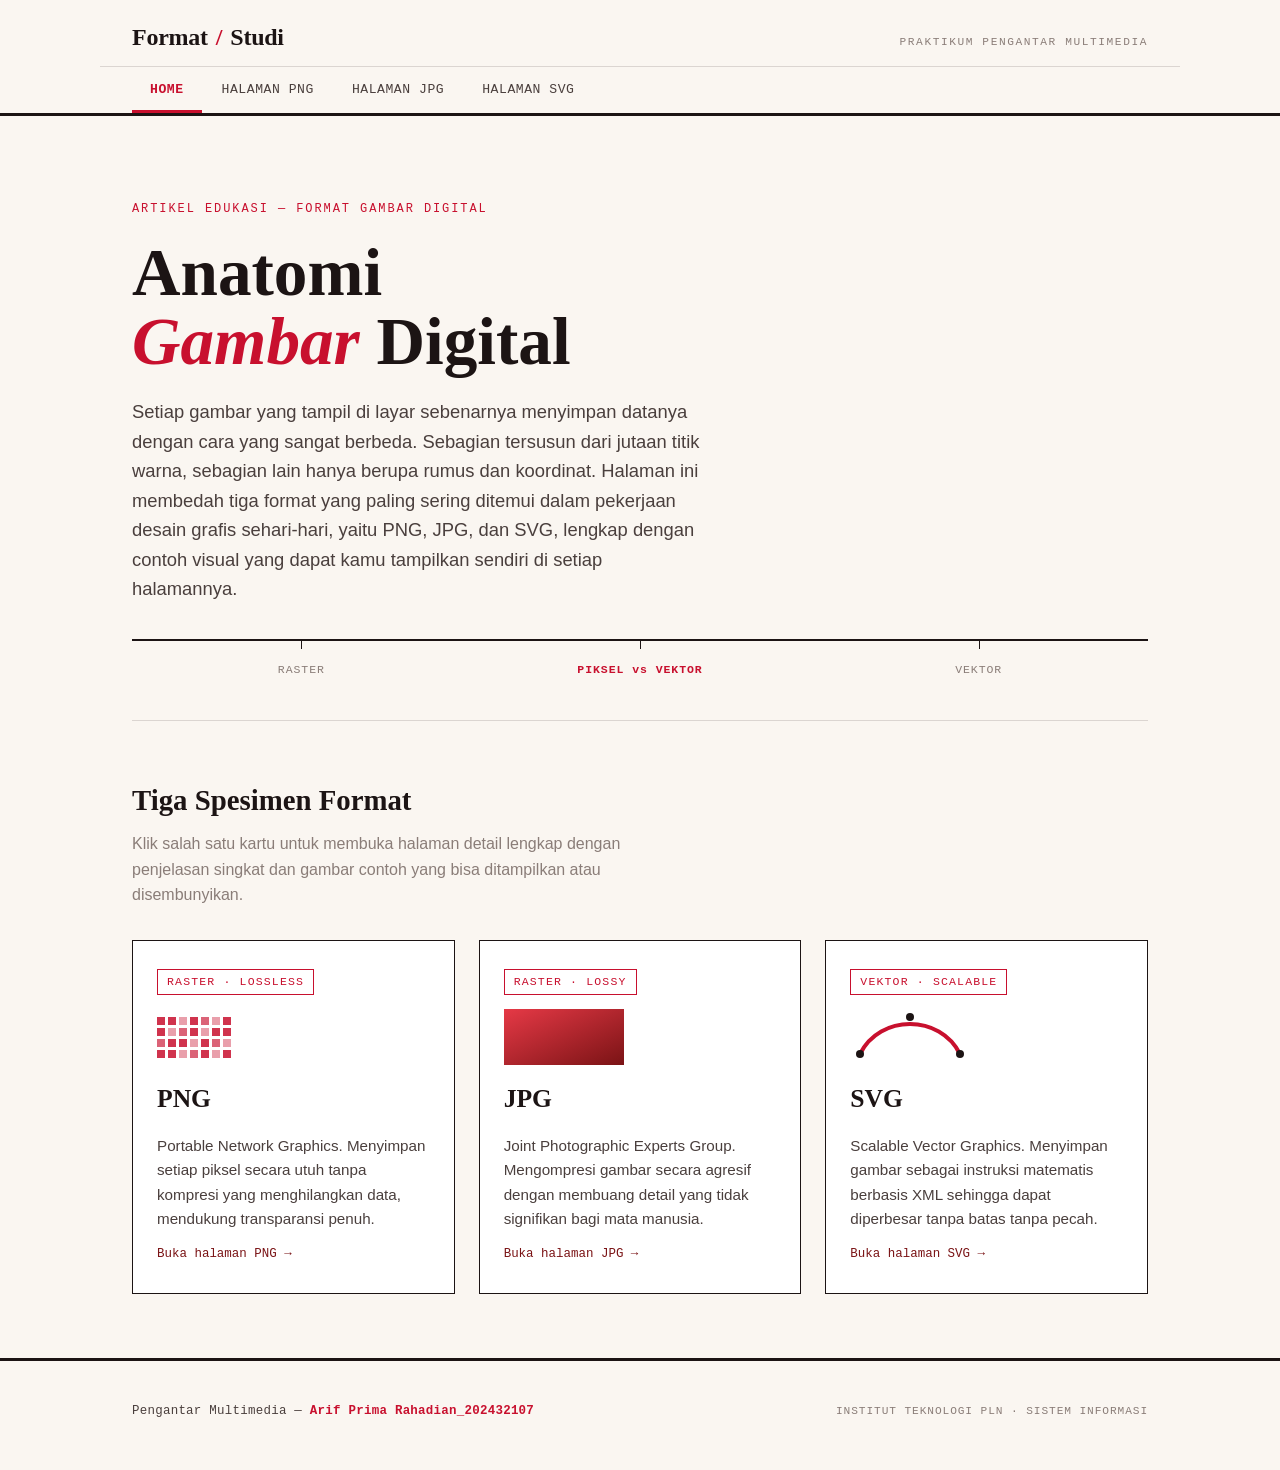
<file: index.html>
<!DOCTYPE html>
<html lang="id">
<head>
<meta charset="UTF-8">
<meta name="viewport" content="width=device-width, initial-scale=1.0">
<title>Anatomi Gambar Digital — PNG, JPG & SVG</title>
<meta name="description" content="Artikel edukasi interaktif mengenai perbedaan format gambar PNG, JPG, dan SVG untuk kebutuhan desain grafis pada platform EduTech.">
<link rel="stylesheet" href="css/style.css">
</head>
<body>

<a class="skip-link" href="#konten-utama">Lewati ke konten utama</a>

<header class="masthead">
  <div class="masthead-top">
    <a href="index.html" class="brand" aria-label="Format Studi, kembali ke beranda">Format<span class="brand-dot">/</span>Studi</a>
    <span class="masthead-eyebrow">Praktikum Pengantar Multimedia</span>
  </div>
  <nav class="navbar" aria-label="Navigasi utama">
    <a href="index.html" aria-current="page">Home</a>
    <a href="png.html">Halaman PNG</a>
    <a href="jpg.html">Halaman JPG</a>
    <a href="svg.html">Halaman SVG</a>
  </nav>
</header>

<main class="wrap" id="konten-utama">

  <section class="hero" aria-labelledby="hero-title">
    <p class="hero-eyebrow">Artikel Edukasi &mdash; Format Gambar Digital</p>
    <h1 id="hero-title">Anatomi <em>Gambar</em> Digital</h1>
    <p class="lede">
      Setiap gambar yang tampil di layar sebenarnya menyimpan datanya dengan cara yang sangat berbeda.
      Sebagian tersusun dari jutaan titik warna, sebagian lain hanya berupa rumus dan koordinat.
      Halaman ini membedah tiga format yang paling sering ditemui dalam pekerjaan desain grafis
      sehari-hari, yaitu PNG, JPG, dan SVG, lengkap dengan contoh visual yang dapat kamu tampilkan
      sendiri di setiap halamannya.
    </p>
    <div class="ruler" role="presentation">
      <div class="ruler-tick">RASTER</div>
      <div class="ruler-tick mid">PIKSEL vs VEKTOR</div>
      <div class="ruler-tick">VEKTOR</div>
    </div>
  </section>

  <section aria-labelledby="specimen-title">
    <h2 class="section-title" id="specimen-title">Tiga Spesimen Format</h2>
    <p class="section-sub">Klik salah satu kartu untuk membuka halaman detail lengkap dengan penjelasan singkat dan gambar contoh yang bisa ditampilkan atau disembunyikan.</p>

    <div class="card-grid">

      <article class="format-card">
        <a href="png.html" class="format-card-link">
          <span class="format-tag">RASTER &middot; LOSSLESS</span>
          <div class="motif" aria-hidden="true">
            <div class="motif-grid">
              <div class="px"></div><div class="px"></div><div class="px"></div><div class="px"></div><div class="px"></div><div class="px"></div><div class="px"></div>
              <div class="px"></div><div class="px"></div><div class="px"></div><div class="px"></div><div class="px"></div><div class="px"></div><div class="px"></div>
              <div class="px"></div><div class="px"></div><div class="px"></div><div class="px"></div><div class="px"></div><div class="px"></div><div class="px"></div>
              <div class="px"></div><div class="px"></div><div class="px"></div><div class="px"></div><div class="px"></div><div class="px"></div><div class="px"></div>
            </div>
          </div>
          <h3>PNG</h3>
          <p>Portable Network Graphics. Menyimpan setiap piksel secara utuh tanpa kompresi yang menghilangkan data, mendukung transparansi penuh.</p>
          <span class="go">Buka halaman PNG &rarr;</span>
        </a>
      </article>

      <article class="format-card">
        <a href="jpg.html" class="format-card-link">
          <span class="format-tag">RASTER &middot; LOSSY</span>
          <div class="motif" aria-hidden="true">
            <svg width="120" height="56" viewBox="0 0 120 56">
              <defs><linearGradient id="jgrad" x1="0" y1="0" x2="1" y2="1">
                <stop offset="0%" stop-color="#E63946"/><stop offset="100%" stop-color="#7A1315"/>
              </linearGradient></defs>
              <rect width="120" height="56" fill="url(#jgrad)"/>
            </svg>
          </div>
          <h3>JPG</h3>
          <p>Joint Photographic Experts Group. Mengompresi gambar secara agresif dengan membuang detail yang tidak signifikan bagi mata manusia.</p>
          <span class="go">Buka halaman JPG &rarr;</span>
        </a>
      </article>

      <article class="format-card">
        <a href="svg.html" class="format-card-link">
          <span class="format-tag">VEKTOR &middot; SCALABLE</span>
          <div class="motif motif-vector" aria-hidden="true">
            <svg width="120" height="56" viewBox="0 0 120 56">
              <path d="M10 45 C 30 5, 90 5, 110 45" fill="none" stroke="#C8102E" stroke-width="4"/>
              <circle cx="10" cy="45" r="4" fill="#1C1414"/>
              <circle cx="60" cy="8" r="4" fill="#1C1414"/>
              <circle cx="110" cy="45" r="4" fill="#1C1414"/>
            </svg>
          </div>
          <h3>SVG</h3>
          <p>Scalable Vector Graphics. Menyimpan gambar sebagai instruksi matematis berbasis XML sehingga dapat diperbesar tanpa batas tanpa pecah.</p>
          <span class="go">Buka halaman SVG &rarr;</span>
        </a>
      </article>

    </div>
  </section>

</main>

<footer>
  <div class="wrap footer-inner">
    <p class="watermark">Pengantar Multimedia &mdash; <strong>Arif Prima Rahadian_202432107</strong></p>
    <p class="footer-note">Institut Teknologi PLN &middot; Sistem Informasi</p>
  </div>
</footer>

<script src="js/script.js"></script>
</body>
</html>
</file>
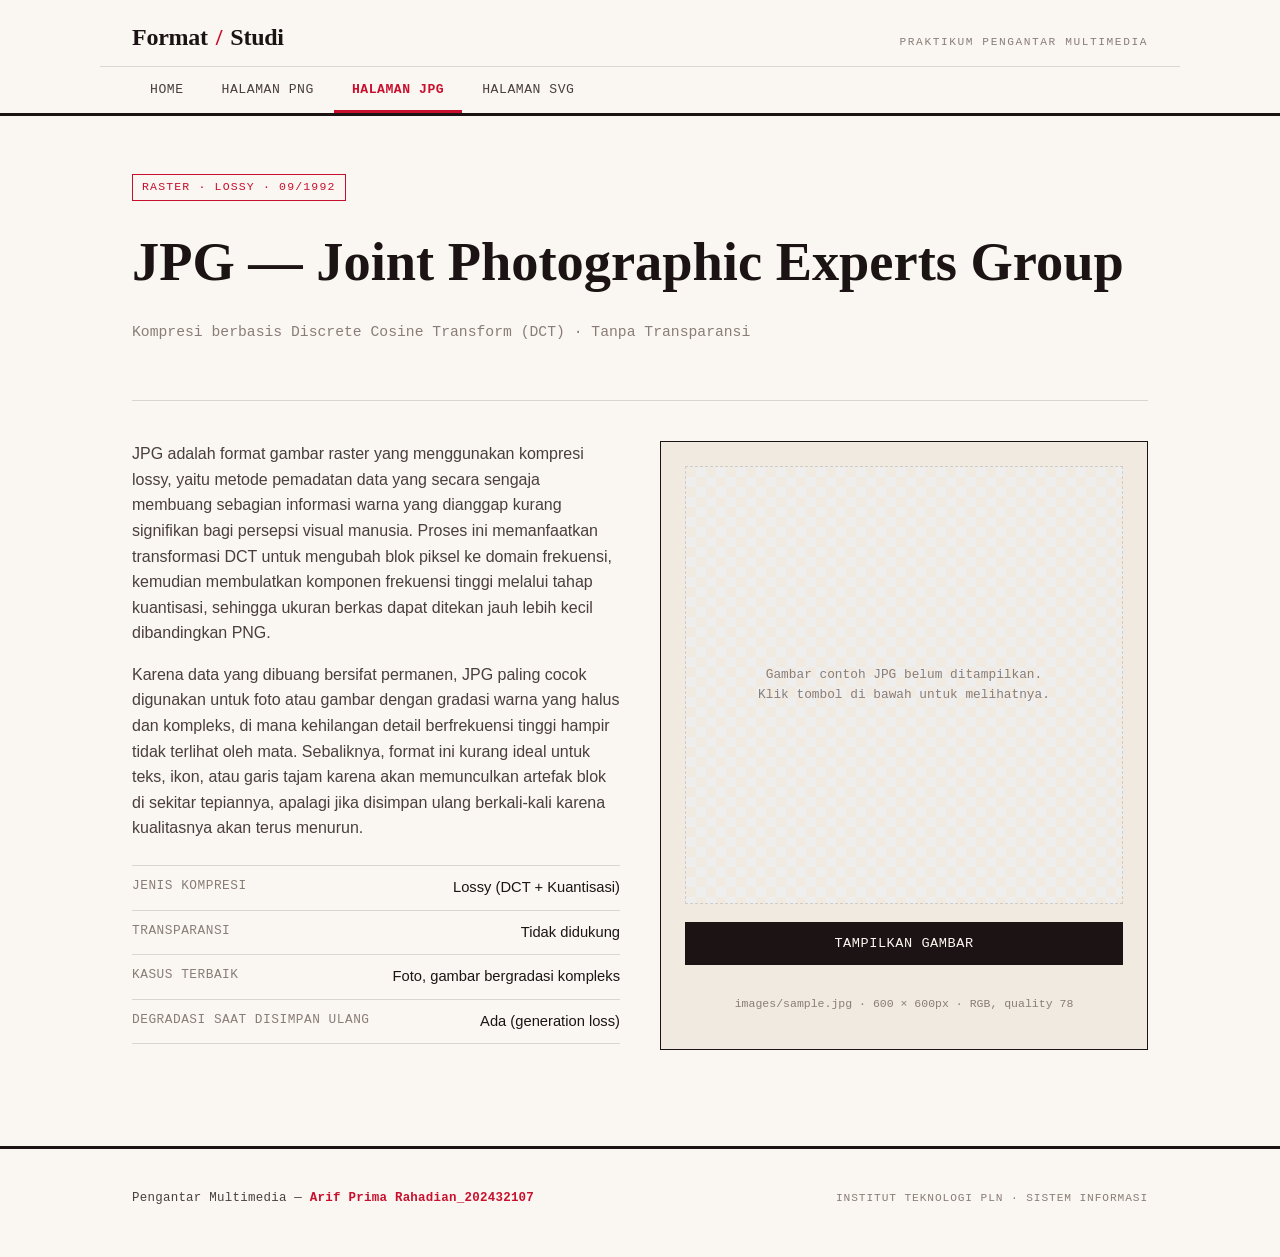
<file: jpg.html>
<!DOCTYPE html>
<html lang="id">
<head>
<meta charset="UTF-8">
<meta name="viewport" content="width=device-width, initial-scale=1.0">
<title>Format JPG — Anatomi Gambar Digital</title>
<meta name="description" content="Penjelasan format JPG: kompresi lossy, transformasi DCT, dan contoh gambar interaktif.">
<link rel="stylesheet" href="css/style.css">
</head>
<body>

<a class="skip-link" href="#konten-utama">Lewati ke konten utama</a>

<header class="masthead">
  <div class="masthead-top">
    <a href="index.html" class="brand" aria-label="Format Studi, kembali ke beranda">Format<span class="brand-dot">/</span>Studi</a>
    <span class="masthead-eyebrow">Praktikum Pengantar Multimedia</span>
  </div>
  <nav class="navbar" aria-label="Navigasi utama">
    <a href="index.html">Home</a>
    <a href="png.html">Halaman PNG</a>
    <a href="jpg.html" aria-current="page">Halaman JPG</a>
    <a href="svg.html">Halaman SVG</a>
  </nav>
</header>

<main class="wrap" id="konten-utama">

  <section class="page-hero" aria-labelledby="jpg-title">
    <span class="format-tag">RASTER &middot; LOSSY &middot; 09/1992</span>
    <h1 id="jpg-title">JPG &mdash; Joint Photographic Experts Group</h1>
    <p class="full-name">Kompresi berbasis Discrete Cosine Transform (DCT) &middot; Tanpa Transparansi</p>
  </section>

  <article class="spec-sheet">
    <div class="spec-text">
      <p>
        JPG adalah format gambar raster yang menggunakan kompresi lossy, yaitu metode pemadatan
        data yang secara sengaja membuang sebagian informasi warna yang dianggap kurang signifikan
        bagi persepsi visual manusia. Proses ini memanfaatkan transformasi DCT untuk mengubah blok
        piksel ke domain frekuensi, kemudian membulatkan komponen frekuensi tinggi melalui tahap
        kuantisasi, sehingga ukuran berkas dapat ditekan jauh lebih kecil dibandingkan PNG.
      </p>
      <p>
        Karena data yang dibuang bersifat permanen, JPG paling cocok digunakan untuk foto atau
        gambar dengan gradasi warna yang halus dan kompleks, di mana kehilangan detail berfrekuensi
        tinggi hampir tidak terlihat oleh mata. Sebaliknya, format ini kurang ideal untuk teks,
        ikon, atau garis tajam karena akan memunculkan artefak blok di sekitar tepiannya, apalagi
        jika disimpan ulang berkali-kali karena kualitasnya akan terus menurun.
      </p>
      <ul class="spec-list">
        <li><span>Jenis Kompresi</span><span>Lossy (DCT + Kuantisasi)</span></li>
        <li><span>Transparansi</span><span>Tidak didukung</span></li>
        <li><span>Kasus Terbaik</span><span>Foto, gambar bergradasi kompleks</span></li>
        <li><span>Degradasi saat Disimpan Ulang</span><span>Ada (generation loss)</span></li>
      </ul>
    </div>

    <div class="viewer">
      <div class="viewer-frame" id="viewerFrame">
        <p class="viewer-placeholder">Gambar contoh JPG belum ditampilkan.<br>Klik tombol di bawah untuk melihatnya.</p>
        <img src="images/sample.jpg" alt="Contoh gambar format JPG dengan gradasi warna kompleks menyerupai foto lanskap matahari terbenam">
      </div>
      <button type="button" class="toggle-btn" id="toggleImageBtn" aria-pressed="false" aria-controls="viewerFrame">Tampilkan Gambar</button>
      <p class="viewer-caption">images/sample.jpg &middot; 600 &times; 600px &middot; RGB, quality 78</p>
    </div>
  </article>

</main>

<footer>
  <div class="wrap footer-inner">
    <p class="watermark">Pengantar Multimedia &mdash; <strong>Arif Prima Rahadian_202432107</strong></p>
    <p class="footer-note">Institut Teknologi PLN &middot; Sistem Informasi</p>
  </div>
</footer>

<script src="js/script.js"></script>
</body>
</html>
</file>
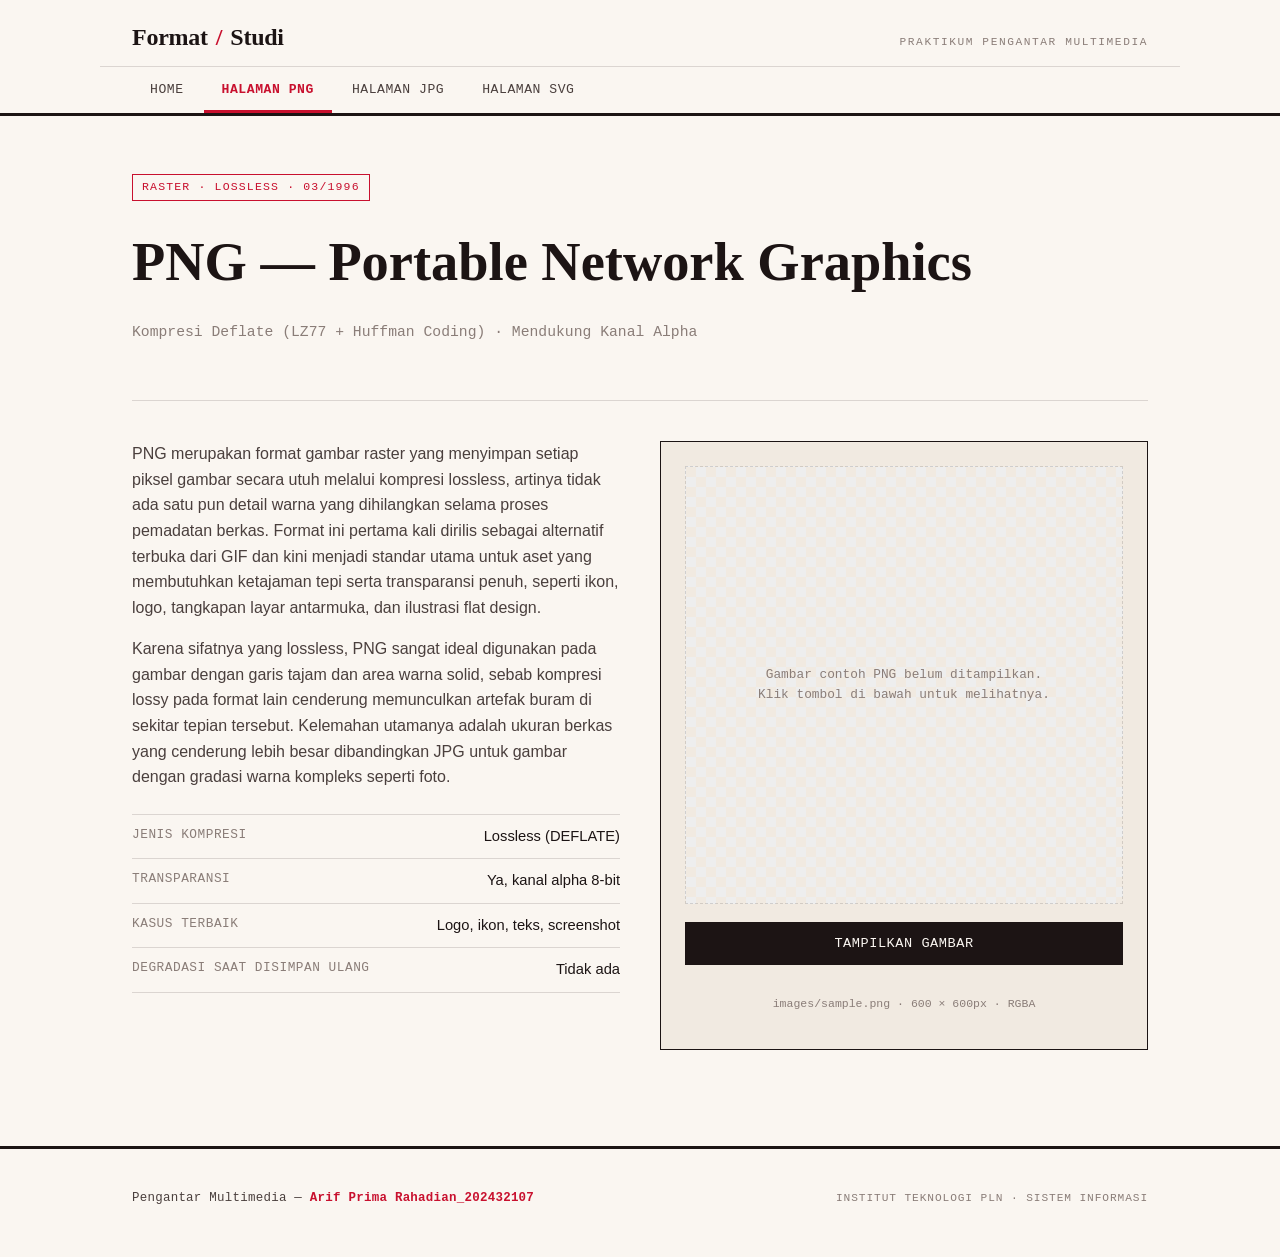
<file: png.html>
<!DOCTYPE html>
<html lang="id">
<head>
<meta charset="UTF-8">
<meta name="viewport" content="width=device-width, initial-scale=1.0">
<title>Format PNG — Anatomi Gambar Digital</title>
<meta name="description" content="Penjelasan format PNG: kompresi lossless, transparansi, dan contoh gambar interaktif.">
<link rel="stylesheet" href="css/style.css">
</head>
<body>

<a class="skip-link" href="#konten-utama">Lewati ke konten utama</a>

<header class="masthead">
  <div class="masthead-top">
    <a href="index.html" class="brand" aria-label="Format Studi, kembali ke beranda">Format<span class="brand-dot">/</span>Studi</a>
    <span class="masthead-eyebrow">Praktikum Pengantar Multimedia</span>
  </div>
  <nav class="navbar" aria-label="Navigasi utama">
    <a href="index.html">Home</a>
    <a href="png.html" aria-current="page">Halaman PNG</a>
    <a href="jpg.html">Halaman JPG</a>
    <a href="svg.html">Halaman SVG</a>
  </nav>
</header>

<main class="wrap" id="konten-utama">

  <section class="page-hero" aria-labelledby="png-title">
    <span class="format-tag">RASTER &middot; LOSSLESS &middot; 03/1996</span>
    <h1 id="png-title">PNG &mdash; Portable Network Graphics</h1>
    <p class="full-name">Kompresi Deflate (LZ77 + Huffman Coding) &middot; Mendukung Kanal Alpha</p>
  </section>

  <article class="spec-sheet">
    <div class="spec-text">
      <p>
        PNG merupakan format gambar raster yang menyimpan setiap piksel gambar secara utuh melalui
        kompresi lossless, artinya tidak ada satu pun detail warna yang dihilangkan selama proses
        pemadatan berkas. Format ini pertama kali dirilis sebagai alternatif terbuka dari GIF dan
        kini menjadi standar utama untuk aset yang membutuhkan ketajaman tepi serta transparansi
        penuh, seperti ikon, logo, tangkapan layar antarmuka, dan ilustrasi flat design.
      </p>
      <p>
        Karena sifatnya yang lossless, PNG sangat ideal digunakan pada gambar dengan garis tajam
        dan area warna solid, sebab kompresi lossy pada format lain cenderung memunculkan artefak
        buram di sekitar tepian tersebut. Kelemahan utamanya adalah ukuran berkas yang cenderung
        lebih besar dibandingkan JPG untuk gambar dengan gradasi warna kompleks seperti foto.
      </p>
      <ul class="spec-list">
        <li><span>Jenis Kompresi</span><span>Lossless (DEFLATE)</span></li>
        <li><span>Transparansi</span><span>Ya, kanal alpha 8-bit</span></li>
        <li><span>Kasus Terbaik</span><span>Logo, ikon, teks, screenshot</span></li>
        <li><span>Degradasi saat Disimpan Ulang</span><span>Tidak ada</span></li>
      </ul>
    </div>

    <div class="viewer">
      <div class="viewer-frame" id="viewerFrame">
        <p class="viewer-placeholder">Gambar contoh PNG belum ditampilkan.<br>Klik tombol di bawah untuk melihatnya.</p>
        <img src="images/sample.png" alt="Contoh gambar format PNG berupa lencana lingkaran merah dengan latar belakang transparan">
      </div>
      <button type="button" class="toggle-btn" id="toggleImageBtn" aria-pressed="false" aria-controls="viewerFrame">Tampilkan Gambar</button>
      <p class="viewer-caption">images/sample.png &middot; 600 &times; 600px &middot; RGBA</p>
    </div>
  </article>

</main>

<footer>
  <div class="wrap footer-inner">
    <p class="watermark">Pengantar Multimedia &mdash; <strong>Arif Prima Rahadian_202432107</strong></p>
    <p class="footer-note">Institut Teknologi PLN &middot; Sistem Informasi</p>
  </div>
</footer>

<script src="js/script.js"></script>
</body>
</html>
</file>
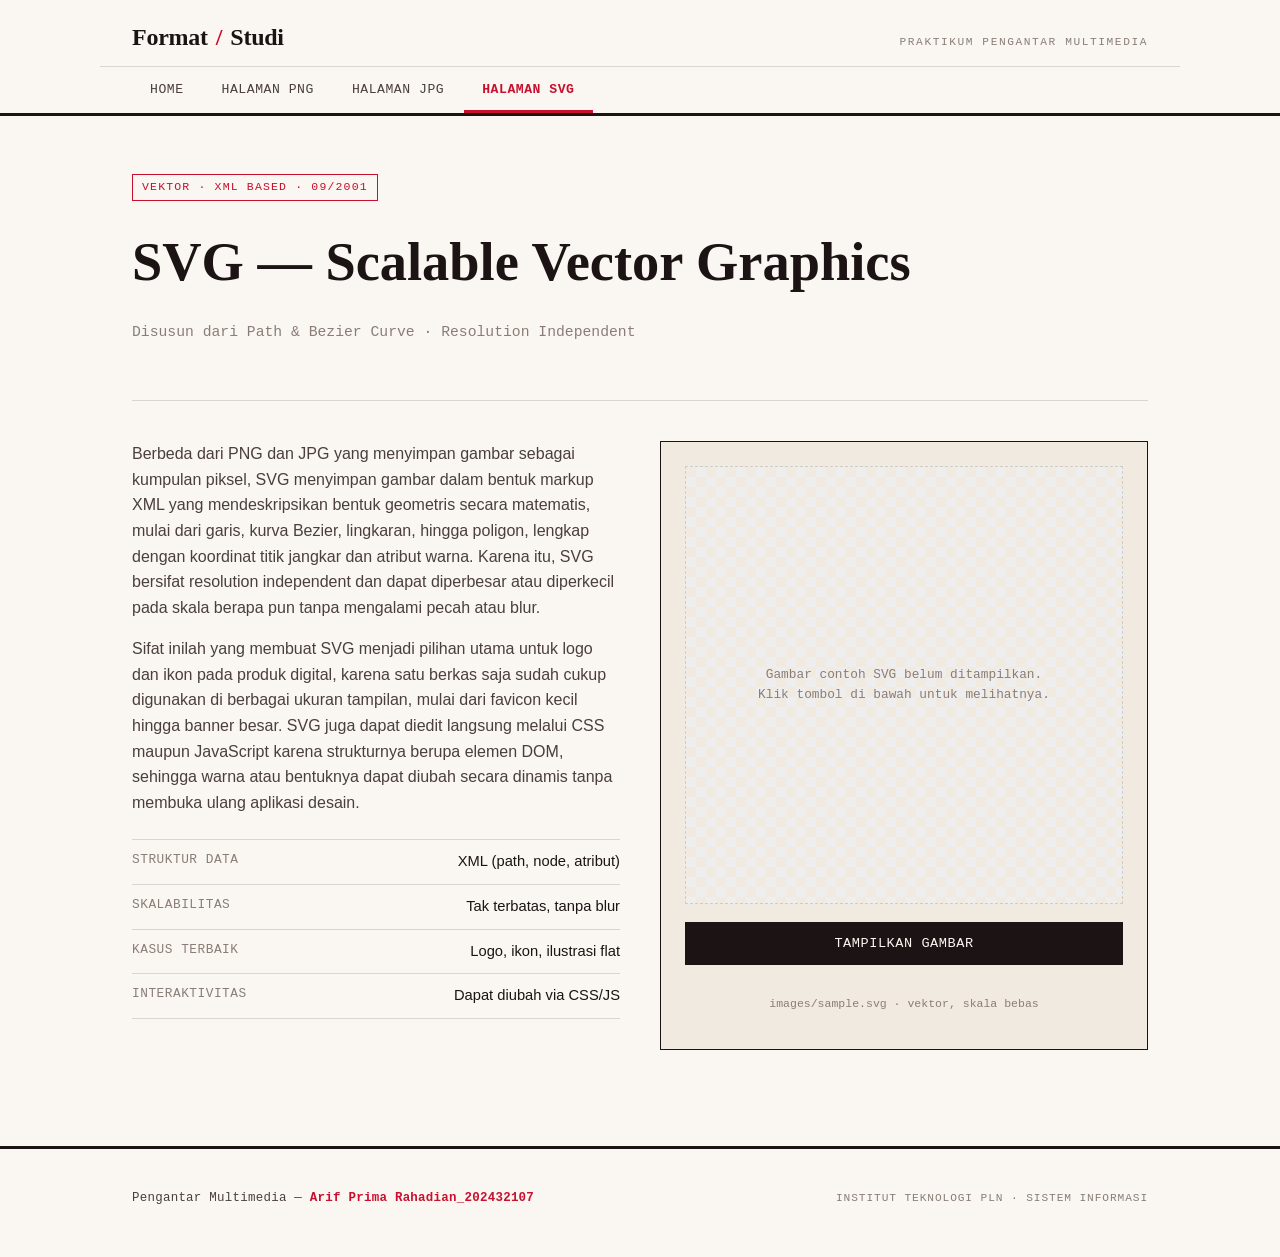
<file: svg.html>
<!DOCTYPE html>
<html lang="id">
<head>
<meta charset="UTF-8">
<meta name="viewport" content="width=device-width, initial-scale=1.0">
<title>Format SVG — Anatomi Gambar Digital</title>
<meta name="description" content="Penjelasan format SVG: struktur XML berbasis vektor, skalabilitas, dan contoh gambar interaktif.">
<link rel="stylesheet" href="css/style.css">
</head>
<body>

<a class="skip-link" href="#konten-utama">Lewati ke konten utama</a>

<header class="masthead">
  <div class="masthead-top">
    <a href="index.html" class="brand" aria-label="Format Studi, kembali ke beranda">Format<span class="brand-dot">/</span>Studi</a>
    <span class="masthead-eyebrow">Praktikum Pengantar Multimedia</span>
  </div>
  <nav class="navbar" aria-label="Navigasi utama">
    <a href="index.html">Home</a>
    <a href="png.html">Halaman PNG</a>
    <a href="jpg.html">Halaman JPG</a>
    <a href="svg.html" aria-current="page">Halaman SVG</a>
  </nav>
</header>

<main class="wrap" id="konten-utama">

  <section class="page-hero" aria-labelledby="svg-title">
    <span class="format-tag">VEKTOR &middot; XML BASED &middot; 09/2001</span>
    <h1 id="svg-title">SVG &mdash; Scalable Vector Graphics</h1>
    <p class="full-name">Disusun dari Path &amp; Bezier Curve &middot; Resolution Independent</p>
  </section>

  <article class="spec-sheet">
    <div class="spec-text">
      <p>
        Berbeda dari PNG dan JPG yang menyimpan gambar sebagai kumpulan piksel, SVG menyimpan
        gambar dalam bentuk markup XML yang mendeskripsikan bentuk geometris secara matematis,
        mulai dari garis, kurva Bezier, lingkaran, hingga poligon, lengkap dengan koordinat titik
        jangkar dan atribut warna. Karena itu, SVG bersifat resolution independent dan dapat
        diperbesar atau diperkecil pada skala berapa pun tanpa mengalami pecah atau blur.
      </p>
      <p>
        Sifat inilah yang membuat SVG menjadi pilihan utama untuk logo dan ikon pada produk
        digital, karena satu berkas saja sudah cukup digunakan di berbagai ukuran tampilan,
        mulai dari favicon kecil hingga banner besar. SVG juga dapat diedit langsung melalui
        CSS maupun JavaScript karena strukturnya berupa elemen DOM, sehingga warna atau bentuknya
        dapat diubah secara dinamis tanpa membuka ulang aplikasi desain.
      </p>
      <ul class="spec-list">
        <li><span>Struktur Data</span><span>XML (path, node, atribut)</span></li>
        <li><span>Skalabilitas</span><span>Tak terbatas, tanpa blur</span></li>
        <li><span>Kasus Terbaik</span><span>Logo, ikon, ilustrasi flat</span></li>
        <li><span>Interaktivitas</span><span>Dapat diubah via CSS/JS</span></li>
      </ul>
    </div>

    <div class="viewer">
      <div class="viewer-frame" id="viewerFrame">
        <p class="viewer-placeholder">Gambar contoh SVG belum ditampilkan.<br>Klik tombol di bawah untuk melihatnya.</p>
        <img src="images/sample.svg" alt="Contoh gambar format SVG berupa logo vektor geometris berwarna merah">
      </div>
      <button type="button" class="toggle-btn" id="toggleImageBtn" aria-pressed="false" aria-controls="viewerFrame">Tampilkan Gambar</button>
      <p class="viewer-caption">images/sample.svg &middot; vektor, skala bebas</p>
    </div>
  </article>

</main>

<footer>
  <div class="wrap footer-inner">
    <p class="watermark">Pengantar Multimedia &mdash; <strong>Arif Prima Rahadian_202432107</strong></p>
    <p class="footer-note">Institut Teknologi PLN &middot; Sistem Informasi</p>
  </div>
</footer>

<script src="js/script.js"></script>
</body>
</html>
</file>
<file: css/style.css>
:root {
  --paper: #FAF6F1;
  --paper-dim: #F1EAE1;
  --ink: #1C1414;
  --ink-soft: #4A3F3D;
  --red-deep: #7A1315;
  --red-primary: #C8102E;
  --red-bright: #E63946;
  --grey-muted: #8A7D78;
  --line: rgba(28, 20, 20, 0.14);

  --font-display: Georgia, 'Palatino Linotype', 'Times New Roman', serif;
  --font-body: -apple-system, 'Segoe UI', Roboto, Helvetica, Arial, sans-serif;
  --font-mono: ui-monospace, 'SFMono-Regular', 'Cascadia Mono', 'Consolas', 'Courier New', monospace;
}

* { box-sizing: border-box; }

html { scroll-behavior: smooth; }

body {
  margin: 0;
  background: var(--paper);
  color: var(--ink);
  font-family: var(--font-body);
  line-height: 1.6;
  -webkit-font-smoothing: antialiased;
}

a { color: inherit; }
a:not(.navbar a):not(.brand):not(.format-card-link):hover { color: var(--red-primary); }

img, svg { max-width: 100%; display: block; }

.wrap {
  max-width: 1080px;
  margin: 0 auto;
  padding: 0 32px;
}

/* ===================== MASTHEAD / NAV ===================== */
.masthead {
  border-bottom: 3px solid var(--ink);
  background: var(--paper);
  position: sticky;
  top: 0;
  z-index: 50;
}

.masthead-top {
  display: flex;
  align-items: baseline;
  justify-content: space-between;
  padding: 18px 32px 10px;
  max-width: 1080px;
  margin: 0 auto;
}

.brand {
  font-family: var(--font-display);
  font-weight: 700;
  font-size: 1.5rem;
  letter-spacing: -0.01em;
  text-decoration: none;
  color: var(--ink);
  display: flex;
  align-items: baseline;
  gap: 8px;
}

.brand-dot { color: var(--red-primary); }

.masthead-eyebrow {
  font-family: var(--font-mono);
  font-size: 0.7rem;
  letter-spacing: 0.14em;
  text-transform: uppercase;
  color: var(--grey-muted);
}

.navbar {
  display: flex;
  flex-wrap: wrap;
  gap: 2px;
  border-top: 1px solid var(--line);
  max-width: 1080px;
  margin: 0 auto;
  padding: 0 32px;
}

@media (max-width: 480px) {
  .navbar { padding: 0 16px; }
  .navbar a { padding: 10px 10px 8px; font-size: 0.74rem; }
  .masthead-top { padding: 16px 16px 8px; }
  .wrap { padding: 0 16px; }
}

.navbar a {
  font-family: var(--font-mono);
  font-size: 0.82rem;
  letter-spacing: 0.04em;
  text-transform: uppercase;
  text-decoration: none;
  color: var(--ink-soft);
  padding: 12px 18px 10px;
  border-bottom: 3px solid transparent;
  transition: color .15s ease, border-color .15s ease;
}

.navbar a:hover { color: var(--red-primary); }

.navbar a[aria-current="page"] {
  color: var(--red-primary);
  border-bottom-color: var(--red-primary);
  font-weight: 600;
}

/* ===================== ACCESSIBILITY ===================== */
.skip-link {
  position: absolute;
  left: -999px;
  top: auto;
  background: var(--red-primary);
  color: #fff;
  padding: 12px 20px;
  font-family: var(--font-mono);
  font-size: 0.85rem;
  z-index: 100;
  text-decoration: none;
}

.skip-link:focus {
  left: 16px;
  top: 16px;
}

a:focus-visible,
button:focus-visible {
  outline: 3px solid var(--red-primary);
  outline-offset: 2px;
}

.navbar a:focus-visible { outline-offset: -3px; }

/* ===================== HERO (index only) ===================== */
.hero {
  padding: 72px 0 40px;
  border-bottom: 1px solid var(--line);
}

.hero-eyebrow {
  font-family: var(--font-mono);
  font-size: 0.75rem;
  letter-spacing: 0.16em;
  text-transform: uppercase;
  color: var(--red-primary);
  margin-bottom: 18px;
}

.hero h1 {
  font-family: var(--font-display);
  font-size: clamp(2.4rem, 5.5vw, 4.2rem);
  line-height: 1.04;
  font-weight: 700;
  margin: 0 0 20px;
  max-width: 14ch;
}

.hero h1 em {
  font-style: italic;
  color: var(--red-primary);
}

.hero p.lede {
  font-size: 1.15rem;
  color: var(--ink-soft);
  max-width: 56ch;
  margin: 0 0 32px;
}

/* Ruler / specimen scale — signature motif */
.ruler {
  display: flex;
  align-items: flex-end;
  gap: 0;
  border-top: 2px solid var(--ink);
  padding-top: 10px;
  margin-top: 36px;
}

.ruler-tick {
  flex: 1;
  text-align: center;
  font-family: var(--font-mono);
  font-size: 0.72rem;
  letter-spacing: 0.08em;
  color: var(--grey-muted);
  position: relative;
  padding-top: 10px;
}

.ruler-tick::before {
  content: '';
  position: absolute;
  top: -12px;
  left: 50%;
  width: 1px;
  height: 10px;
  background: var(--ink);
}

.ruler-tick.mid { color: var(--red-primary); font-weight: 700; }

/* ===================== FORMAT CARDS ===================== */
.section-title {
  font-family: var(--font-display);
  font-size: 1.8rem;
  font-weight: 600;
  margin: 56px 0 8px;
}

.section-sub {
  color: var(--grey-muted);
  margin: 0 0 32px;
  max-width: 60ch;
}

.card-grid {
  display: grid;
  grid-template-columns: repeat(3, 1fr);
  gap: 24px;
  margin-bottom: 64px;
}

@media (max-width: 800px) {
  .card-grid { grid-template-columns: 1fr; }
}

.format-card {
  border: 1.5px solid var(--ink);
  background: #fff;
  transition: transform .18s ease, box-shadow .18s ease;
}

.format-card:hover,
.format-card:focus-within {
  transform: translateY(-4px);
  box-shadow: 8px 8px 0 var(--red-primary);
}

.format-card-link {
  padding: 28px 24px;
  display: flex;
  flex-direction: column;
  gap: 14px;
  text-decoration: none;
  color: var(--ink);
}

.format-tag {
  font-family: var(--font-mono);
  font-size: 0.72rem;
  letter-spacing: 0.1em;
  color: var(--red-primary);
  border: 1px solid var(--red-primary);
  display: inline-block;
  padding: 3px 9px;
  width: fit-content;
}

.format-card h3 {
  font-family: var(--font-display);
  font-size: 1.6rem;
  margin: 0;
}

.format-card p { color: var(--ink-soft); margin: 0; font-size: 0.95rem; }

.format-card .go {
  font-family: var(--font-mono);
  font-size: 0.78rem;
  color: var(--red-deep);
  margin-top: auto;
}

/* mini visual motif: raster grid vs vector nodes */
.motif { height: 56px; display: flex; align-items: center; gap: 3px; }
.motif .px { width: 8px; height: 8px; background: var(--red-primary); opacity: .85; }
.motif .px:nth-child(3n) { opacity: .4; }
.motif .px:nth-child(5n) { opacity: .65; }
.motif-grid { display: grid; grid-template-columns: repeat(7, 8px); grid-template-rows: repeat(4, 8px); gap: 3px; }

.motif-vector { display: flex; align-items: center; }

/* ===================== PAGE (PNG/JPG/SVG detail) ===================== */
.page-hero {
  padding: 56px 0 8px;
}

.page-hero .format-tag { margin-bottom: 18px; }

.page-hero h1 {
  font-family: var(--font-display);
  font-size: clamp(2.2rem, 5vw, 3.4rem);
  margin: 0 0 6px;
}

.page-hero .full-name {
  color: var(--grey-muted);
  font-family: var(--font-mono);
  font-size: 0.92rem;
  margin-bottom: 24px;
}

.spec-sheet {
  display: grid;
  grid-template-columns: 1fr 1fr;
  gap: 40px;
  padding: 40px 0 56px;
  border-top: 1px solid var(--line);
  margin-top: 24px;
}

@media (max-width: 800px) {
  .spec-sheet { grid-template-columns: 1fr; }
}

.spec-text p { color: var(--ink-soft); margin: 0 0 16px; }

.spec-list { list-style: none; margin: 24px 0 0; padding: 0; border-top: 1px solid var(--line); }
.spec-list li {
  display: flex;
  justify-content: space-between;
  padding: 10px 0;
  border-bottom: 1px solid var(--line);
  font-size: 0.92rem;
}
.spec-list li span:first-child { font-family: var(--font-mono); color: var(--grey-muted); font-size: 0.8rem; text-transform: uppercase; letter-spacing: .04em; }
.spec-list li span:last-child { font-weight: 500; text-align: right; }

.viewer {
  border: 1.5px solid var(--ink);
  background: var(--paper-dim);
  padding: 24px;
  display: flex;
  flex-direction: column;
  gap: 18px;
}

.viewer-frame {
  aspect-ratio: 1 / 1;
  border: 1px dashed var(--line);
  background:
    linear-gradient(45deg, #eee 25%, transparent 25%),
    linear-gradient(-45deg, #eee 25%, transparent 25%),
    linear-gradient(45deg, transparent 75%, #eee 75%),
    linear-gradient(-45deg, transparent 75%, #eee 75%);
  background-size: 20px 20px;
  background-position: 0 0, 0 10px, 10px -10px, -10px 0px;
  display: flex;
  align-items: center;
  justify-content: center;
  overflow: hidden;
  position: relative;
}

.viewer-frame img {
  width: 100%;
  height: 100%;
  object-fit: contain;
  display: none;
}

.viewer-frame.revealed img { display: block; }

.viewer-placeholder {
  font-family: var(--font-mono);
  font-size: 0.8rem;
  color: var(--grey-muted);
  text-align: center;
  padding: 20px;
}

.viewer-frame.revealed .viewer-placeholder { display: none; }

.toggle-btn {
  font-family: var(--font-mono);
  font-size: 0.85rem;
  letter-spacing: 0.04em;
  text-transform: uppercase;
  background: var(--ink);
  color: var(--paper);
  border: none;
  padding: 14px 20px;
  cursor: pointer;
  transition: background .15s ease;
}

.toggle-btn:hover { background: var(--red-primary); }

.toggle-btn.is-shown { background: var(--red-deep); }

.viewer-caption {
  font-family: var(--font-mono);
  font-size: 0.72rem;
  color: var(--grey-muted);
  text-align: center;
}

/* ===================== FOOTER ===================== */
footer {
  border-top: 3px solid var(--ink);
  margin-top: 40px;
  padding: 28px 0 36px;
}

.footer-inner {
  display: flex;
  justify-content: space-between;
  align-items: center;
  flex-wrap: wrap;
  gap: 12px;
}

.watermark {
  font-family: var(--font-mono);
  font-size: 0.78rem;
  color: var(--ink-soft);
  letter-spacing: 0.02em;
}

.watermark strong { color: var(--red-primary); }

.footer-note {
  font-family: var(--font-mono);
  font-size: 0.7rem;
  color: var(--grey-muted);
  text-transform: uppercase;
  letter-spacing: 0.08em;
}
</file>
